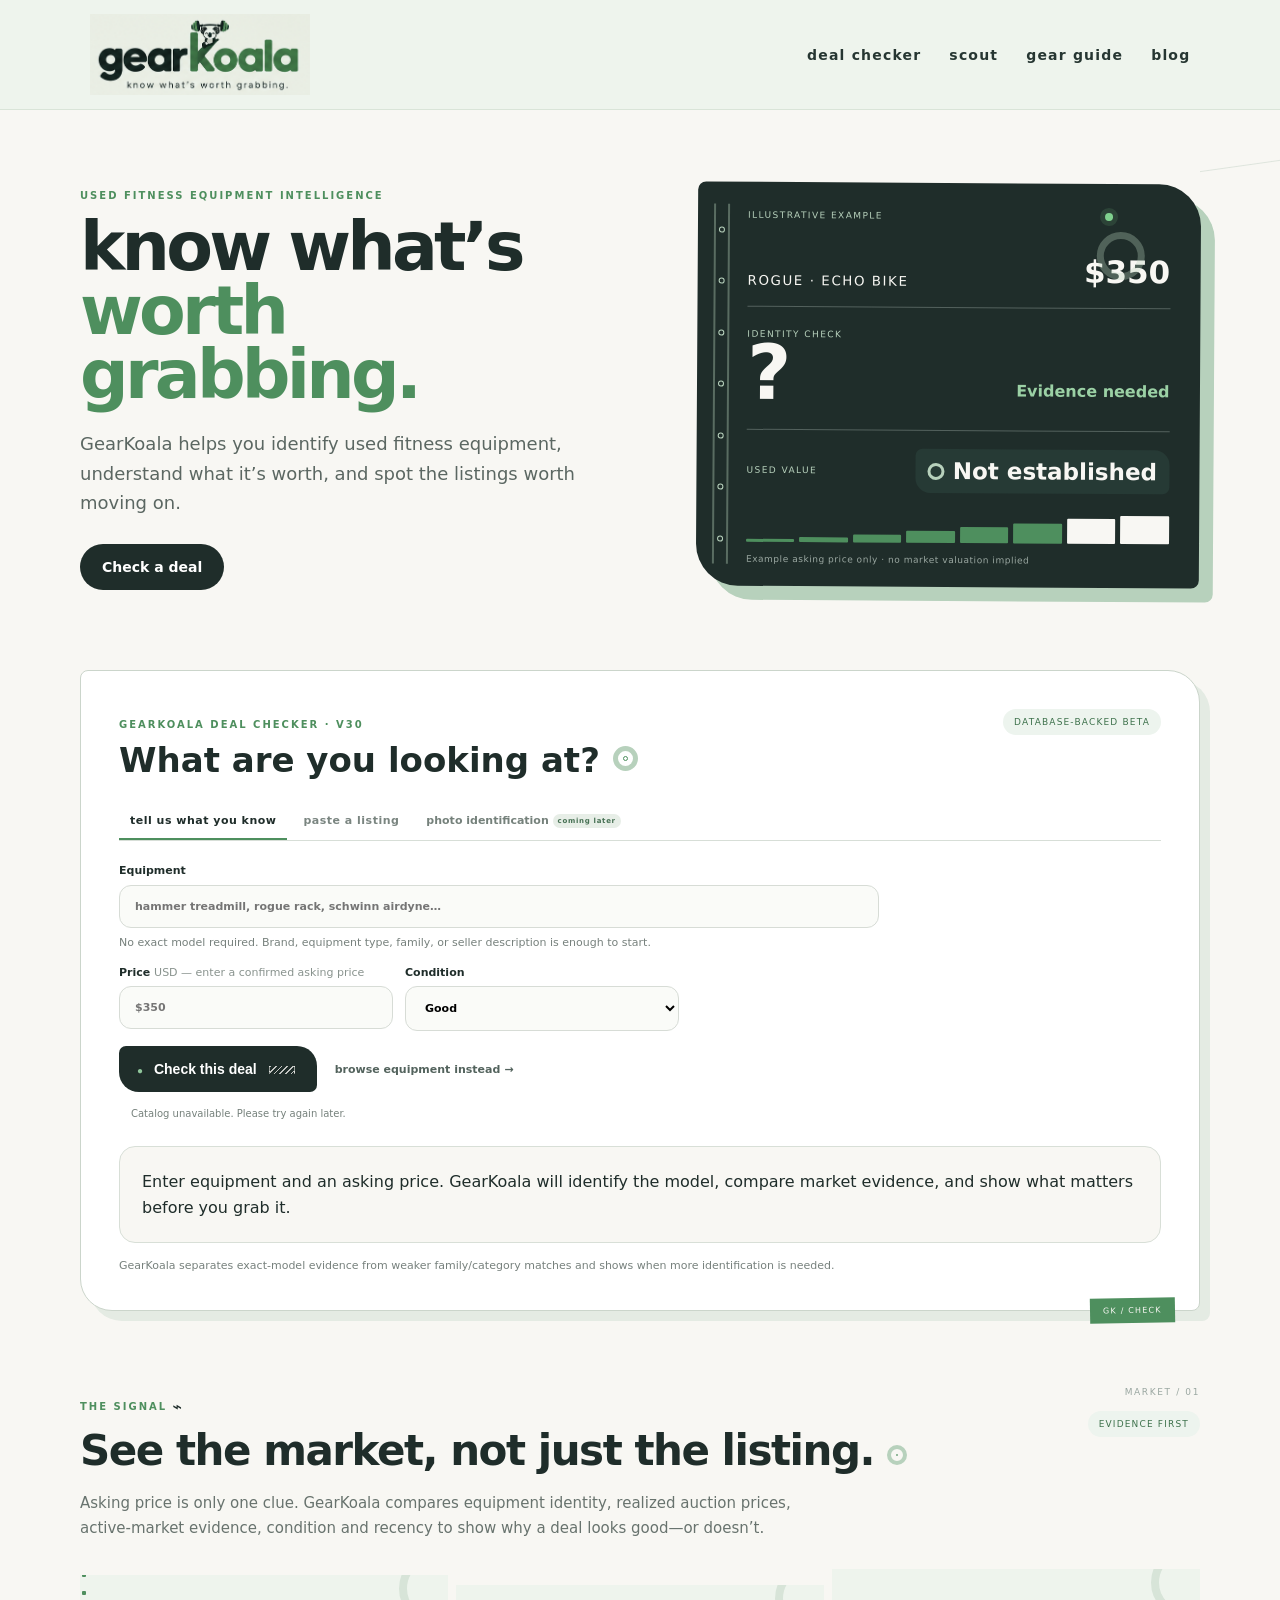
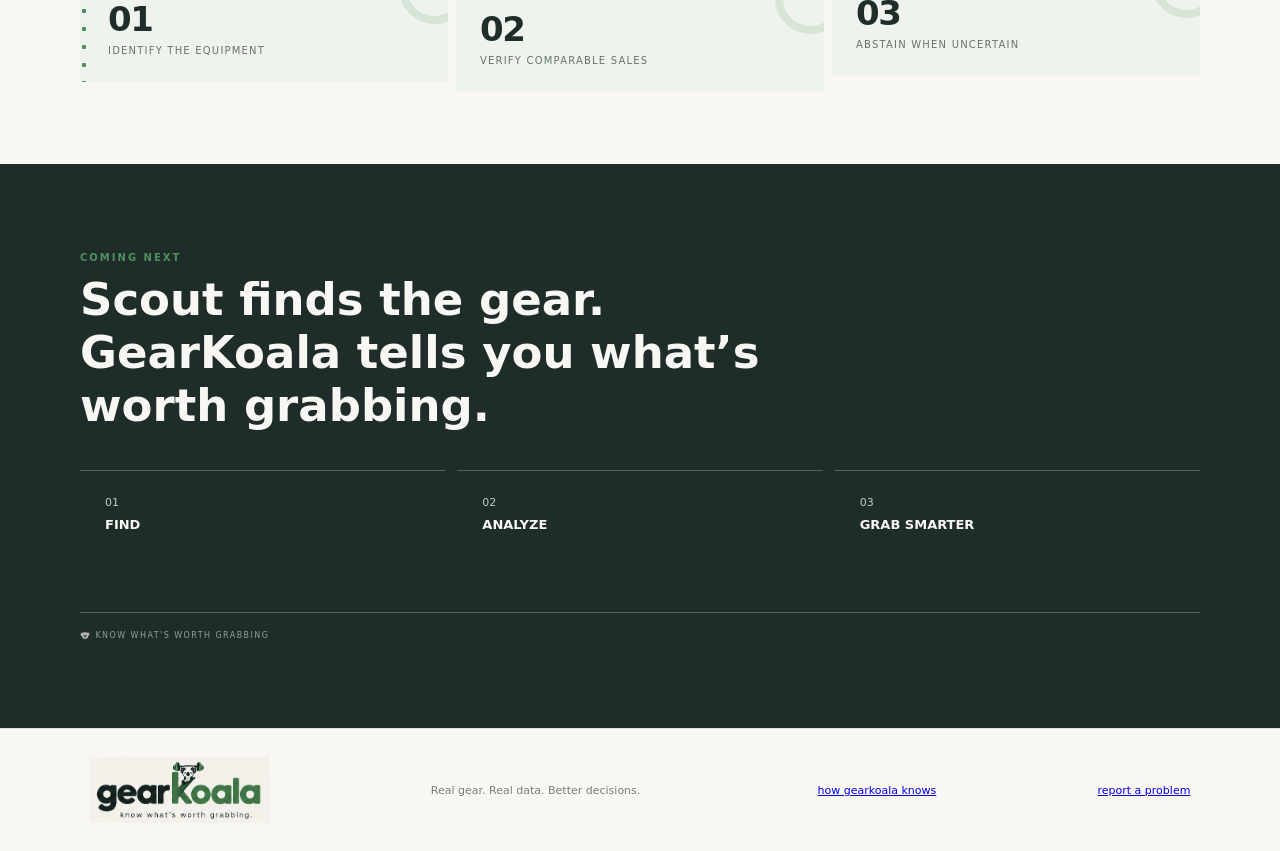
<file: index.html>
<!doctype html><html lang="en"><head><meta charset="utf-8"><meta name="viewport" content="width=device-width,initial-scale=1">
<title>GearKoala — know what’s worth grabbing.</title><link rel="icon" href="approved-favicon.png"><link rel="stylesheet" href="styles.css"><meta name="description" content="Identify used fitness equipment and check whether reliable sold evidence supports a valuation."><link rel="canonical" href="https://gearkoala.com/"><meta property="og:title" content="GearKoala — know what’s worth grabbing."><meta property="og:description" content="Identify used fitness equipment and check whether reliable sold evidence supports a valuation."><meta property="og:url" content="https://gearkoala.com/"><meta property="og:type" content="website"><meta property="og:image" content="https://gearkoala.com/approved-logo.png"><meta name="twitter:card" content="summary"></head>
<body><header><a class="brand" href="#"><img src="approved-logo.png" alt="gearkoala"></a><nav><a href="checker.html">deal checker</a><a href="scout.html">scout</a><a href="gear.html">gear guide</a><a href="blog.html">blog</a></nav></header>
<main>
<section class="hero"><div><p class="eyebrow">USED FITNESS EQUIPMENT INTELLIGENCE</p><h1>know what’s<br><span>worth grabbing.</span></h1><p class="lede">GearKoala helps you identify used fitness equipment, understand what it’s worth, and spot the listings worth moving on.</p><a class="cta" href="checker.html">Check a deal</a></div>
<div class="hero-product">
<div class="rack-rail" aria-hidden="true"><i></i><i></i><i></i><i></i><i></i><i></i><i></i></div>
<div class="signal"><span>ILLUSTRATIVE EXAMPLE</span><i></i></div>
<div class="productline"><small>ROGUE · ECHO BIKE</small><b>$350</b></div>
<div class="scoreline"><div><span>IDENTITY CHECK</span><strong>?</strong></div><em>Evidence needed</em></div>
<div class="range"><span>USED VALUE</span><b>Not established</b></div>
<div class="ticks"><i></i><i></i><i></i><i></i><i></i><i></i><i></i><i></i></div>
<p>Example asking price only · no market valuation implied</p>
</div></section>
<section id="checker" class="checker"><div class="sectionhead"><div><p class="eyebrow">GEARKOALA DEAL CHECKER · V30</p><h2>What are you looking at?<span class="plate-mark" aria-hidden="true"></span></h2></div><span class="beta">DATABASE-BACKED BETA</span></div>
<form id="dealForm" aria-label="Gear Check" novalidate><div class="home-entry-tabs"><button type="button" class="home-entry active" data-home-mode="search">tell us what you know</button><button type="button" class="home-entry" data-home-mode="link">paste a listing</button><a class="home-photo-beta" href="checker.html#photo">photo identification <span>coming later</span></a></div>
<div id="homeSearch" class="home-mode active"><label>Equipment<div class="autocomplete-wrap"><input id="title" autocomplete="off" placeholder="hammer treadmill, rogue rack, schwinn airdyne…"><div id="homeSuggestions" class="suggestions"></div></div></label><p class="helper">No exact model required. Brand, equipment type, family, or seller description is enough to start.</p></div>
<div id="homeLink" class="home-mode"><label>Listing URL<input id="homeListingUrl" placeholder="Paste a listing URL…"></label><p class="helper">We’ll carry the listing into Deal Checker. Full URL extraction is being enabled source by source.</p></div>
<div class="home-deal-details"><label>Price <span>USD — enter a confirmed asking price</span><input id="price" placeholder="$350"></label><label>Condition<select id="condition"><option value="1">Excellent</option><option value=".93" selected>Good</option><option value=".82">Fair</option></select></label></div>
<div class="home-actions"><button id="go" type="submit"><span class="pawdot">●</span> Check this deal</button><a href="checker.html">browse equipment instead →</a></div></form><div id="compStatus" role="status" class="compstatus">Checking market-data layer…</div><div id="out" role="status" aria-live="polite" aria-atomic="true" class="result empty">Enter equipment and an asking price. GearKoala will identify the model, compare market evidence, and show what matters before you grab it.</div>
<p class="note">GearKoala separates exact-model evidence from weaker family/category matches and shows when more identification is needed.</p></section>
<section class="data"><div class="sectionhead"><div><p class="eyebrow">THE SIGNAL <b>⌁</b></p><h2>See the market, not just the listing.<span class="plate-mark small" aria-hidden="true"></span></h2></div><div class="section-meta"><span class="market-id">MARKET / 01</span><span class="beta">EVIDENCE FIRST</span></div></div><p class="dataintro">Asking price is only one clue. GearKoala compares equipment identity, realized auction prices, active-market evidence, condition and recency to show why a deal looks good—or doesn’t.</p><div class="metricrow"><div><strong>01</strong><span>identify the equipment</span></div><div><strong>02</strong><span>verify comparable sales</span></div><div><strong>03</strong><span>abstain when uncertain</span></div></div></section><section id="scout" class="scout"><p class="eyebrow">COMING NEXT</p><h2>Scout finds the gear. GearKoala tells you what’s worth grabbing.</h2><div class="steps"><span>01 <b>FIND</b></span><span>02 <b>ANALYZE</b></span><span>03 <b>GRAB SMARTER</b></span></div></section></main>
<footer><img src="approved-logo.png" alt=""><span>Real gear. Real data. Better decisions.</span><a class="footer-data-link" href="data.html">how gearkoala knows</a><a href="https://github.com/sbrox/GEAR-KOALA/issues/new" target="_blank" rel="noopener noreferrer">report a problem</a></footer><script src="app.js"></script><script src="home-smart.js"></script></body></html>
</file>
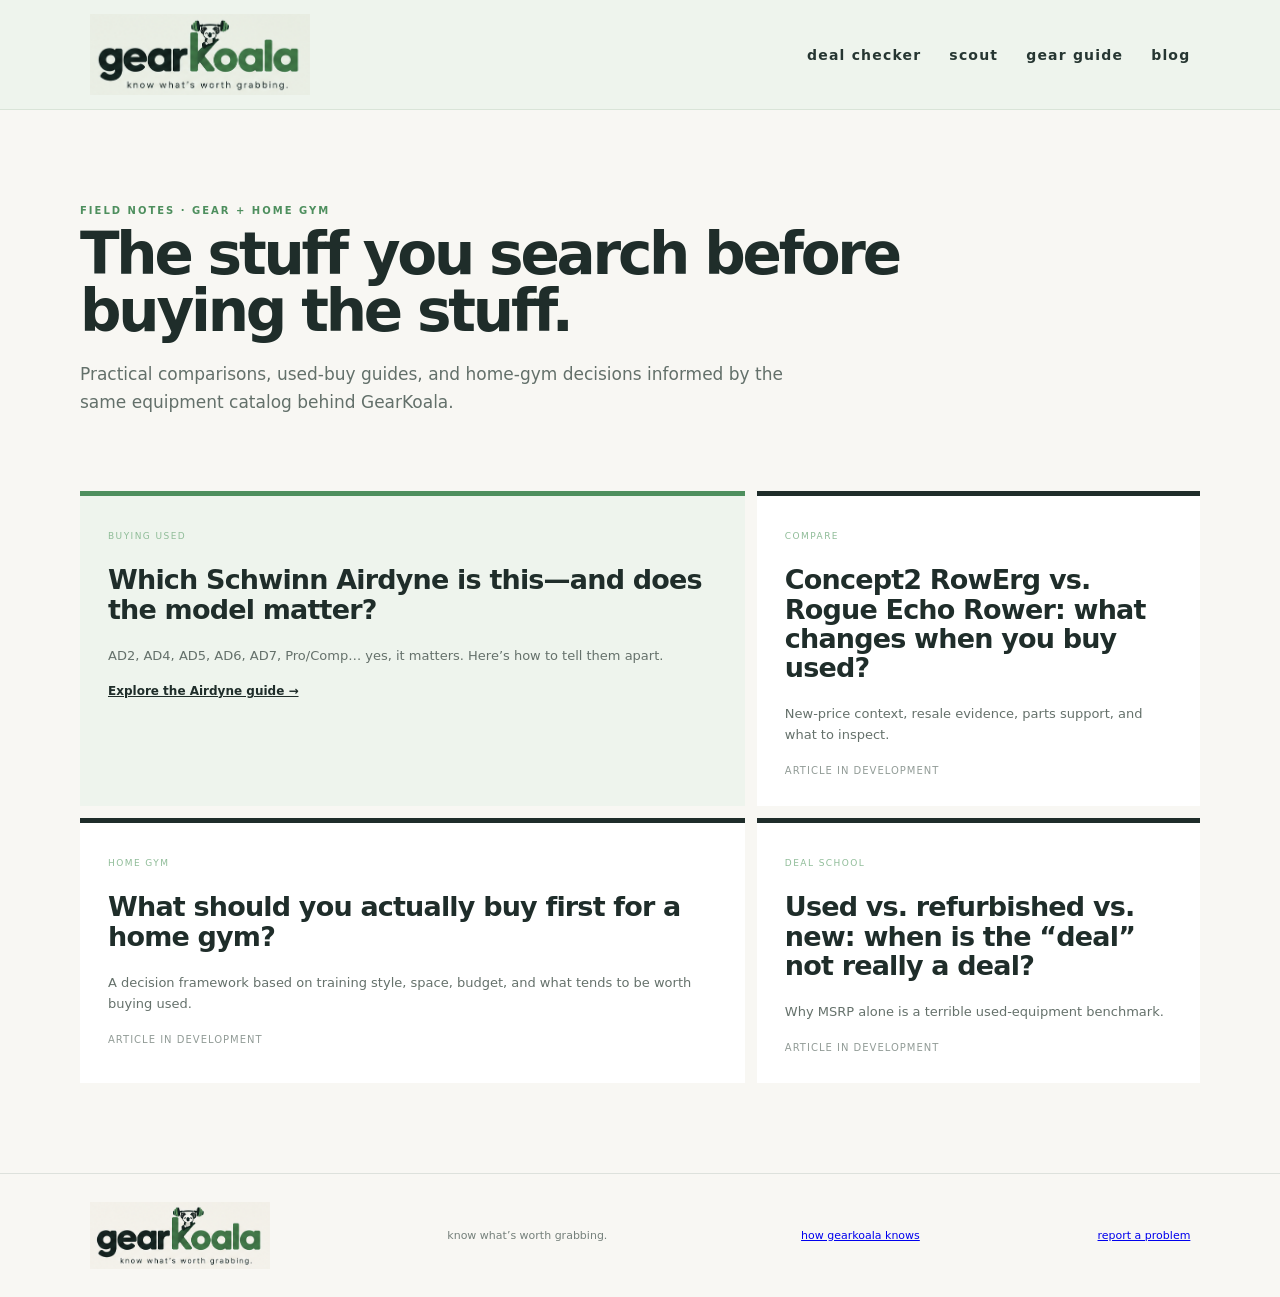
<file: blog.html>
<!doctype html><html lang="en"><head><meta charset="utf-8"><meta name="viewport" content="width=device-width,initial-scale=1"><link rel="icon" href="approved-favicon.png"><link rel="stylesheet" href="styles.css"><title>Field Notes — GearKoala</title><meta name="description" content="GearKoala field notes and upcoming used-equipment guides."><link rel="canonical" href="https://gearkoala.com/blog.html"><meta property="og:title" content="Field Notes — GearKoala"><meta property="og:description" content="GearKoala field notes and upcoming used-equipment guides."><meta property="og:url" content="https://gearkoala.com/blog.html"><meta property="og:type" content="website"><meta property="og:image" content="https://gearkoala.com/approved-logo.png"><meta name="twitter:card" content="summary"></head><body><header><a class="brand" href="index.html"><img src="approved-logo.png" alt="gearkoala"></a><nav><a href="checker.html">deal checker</a><a href="scout.html">scout</a><a href="gear.html">gear guide</a><a href="blog.html">blog</a></nav></header><main class="page">
<section class="pagehero"><p class="eyebrow">FIELD NOTES · GEAR + HOME GYM</p><h1>The stuff you search before buying the stuff.</h1><p>Practical comparisons, used-buy guides, and home-gym decisions informed by the same equipment catalog behind GearKoala.</p></section>
<section class="bloggrid">
<article><span>BUYING USED</span><h2>Which Schwinn Airdyne is this—and does the model matter?</h2><p>AD2, AD4, AD5, AD6, AD7, Pro/Comp… yes, it matters. Here’s how to tell them apart.</p><a href="gear.html">Explore the Airdyne guide →</a></article>
<article><span>COMPARE</span><h2>Concept2 RowErg vs. Rogue Echo Rower: what changes when you buy used?</h2><p>New-price context, resale evidence, parts support, and what to inspect.</p><i>Article in development</i></article>
<article><span>HOME GYM</span><h2>What should you actually buy first for a home gym?</h2><p>A decision framework based on training style, space, budget, and what tends to be worth buying used.</p><i>Article in development</i></article>
<article><span>DEAL SCHOOL</span><h2>Used vs. refurbished vs. new: when is the “deal” not really a deal?</h2><p>Why MSRP alone is a terrible used-equipment benchmark.</p><i>Article in development</i></article>
</section></main><footer><img src="approved-logo.png" alt="gearkoala"><span>know what’s worth grabbing.</span><a class="footer-data-link" href="data.html">how gearkoala knows</a><a href="https://github.com/sbrox/GEAR-KOALA/issues/new" target="_blank" rel="noopener noreferrer">report a problem</a></footer></body></html>
</file>
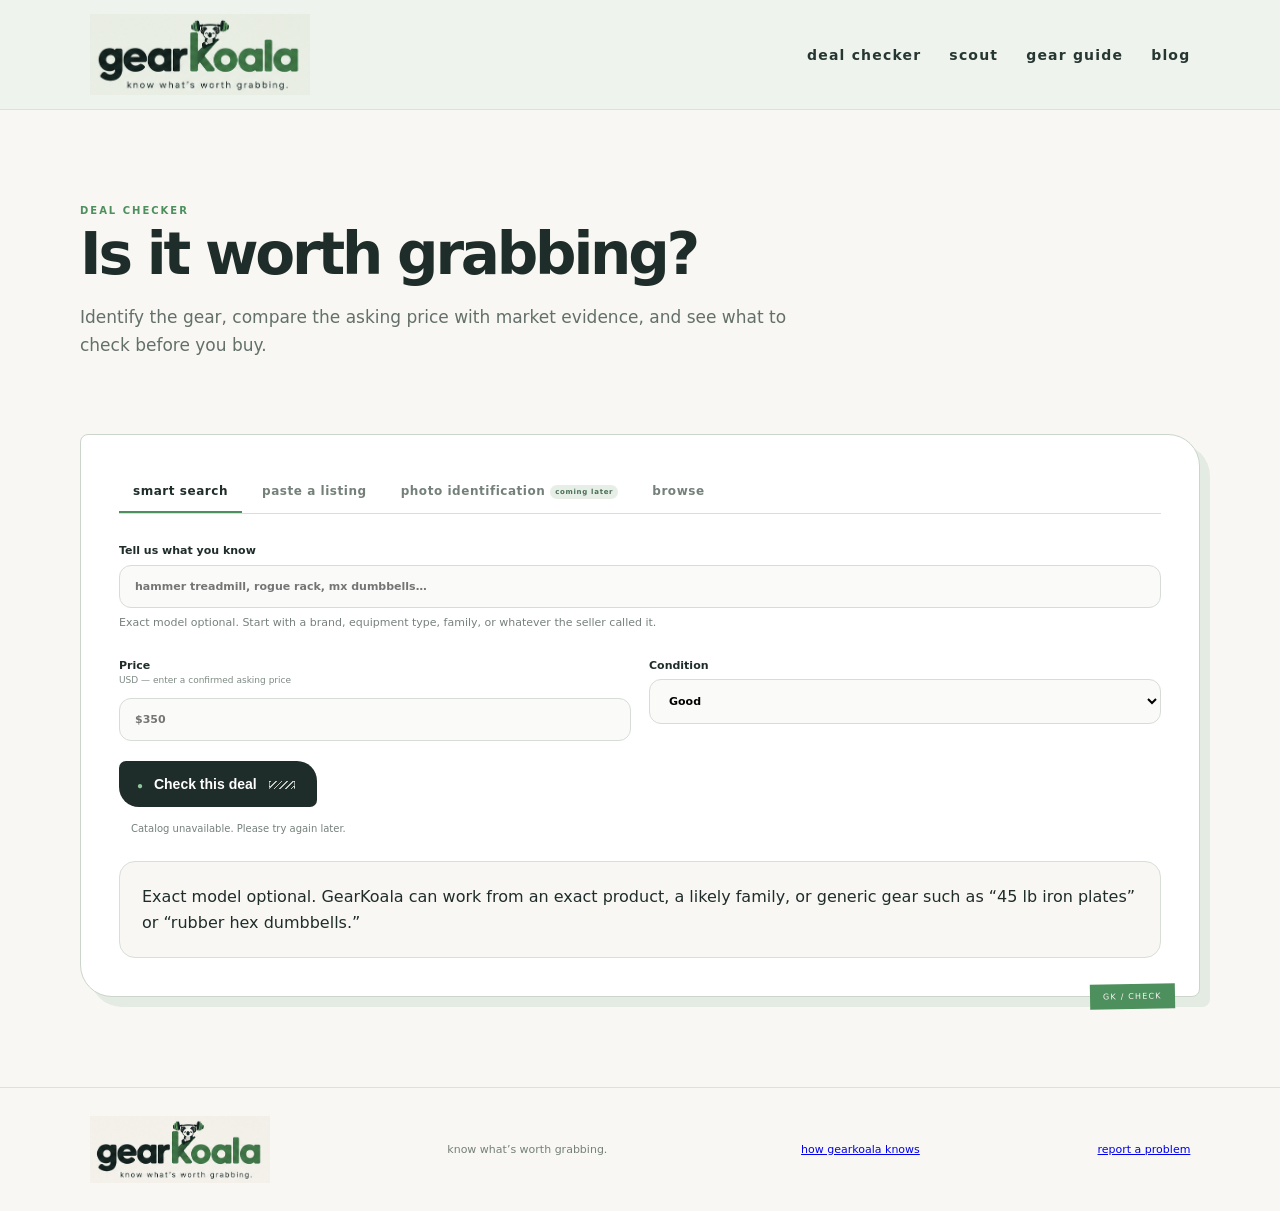
<file: checker.html>
<!doctype html><html lang="en"><head><meta charset="utf-8"><meta name="viewport" content="width=device-width,initial-scale=1"><link rel="icon" href="approved-favicon.png"><link rel="stylesheet" href="styles.css"><title>Deal Checker — GearKoala</title><meta name="description" content="Check used equipment identity and traceable sold evidence. GearKoala abstains when a reliable valuation is not possible."><link rel="canonical" href="https://gearkoala.com/checker.html"><meta property="og:title" content="Deal Checker — GearKoala"><meta property="og:description" content="Check used equipment identity and traceable sold evidence. GearKoala abstains when a reliable valuation is not possible."><meta property="og:url" content="https://gearkoala.com/checker.html"><meta property="og:type" content="website"><meta property="og:image" content="https://gearkoala.com/approved-logo.png"><meta name="twitter:card" content="summary"></head><body><header><a class="brand" href="index.html"><img src="approved-logo.png" alt="gearkoala"></a><nav><a href="checker.html">deal checker</a><a href="scout.html">scout</a><a href="gear.html">gear guide</a><a href="blog.html">blog</a></nav></header><main class="page">
<section class="pagehero"><p class="eyebrow">DEAL CHECKER</p><h1>Is it worth grabbing?</h1><p>Identify the gear, compare the asking price with market evidence, and see what to check before you buy.</p></section>
<section class="checker standalone deal-entry">
<form id="dealForm" aria-label="Gear Check" novalidate><div class="entry-tabs"><button type="button" class="entrytab active" data-mode="search">smart search</button><button type="button" class="entrytab" data-mode="link">paste a listing</button><button type="button" class="entrytab" data-mode="photo">photo identification <span class="beta-mini">coming later</span></button><button type="button" class="entrytab" data-mode="browse">browse</button></div>
<div id="searchMode" class="entrymode active"><label>Tell us what you know<div class="autocomplete-wrap"><input id="title" autocomplete="off" placeholder="hammer treadmill, rogue rack, mx dumbbells…"><div id="suggestions" class="suggestions"></div></div></label><p class="helper">Exact model optional. Start with a brand, equipment type, family, or whatever the seller called it.</p></div>
<div id="linkMode" class="entrymode"><label>Listing URL<input id="listingUrl" placeholder="Paste an eBay, HiBid, GovDeals, GovPlanet or other listing URL…"></label><p class="helper">We only accept verifiable product metadata. After reading, review the title and enter the current USD item price in Smart Search. Blocked or ambiguous listings require manual entry.</p></div>
<div id="photoMode" class="entrymode"><div class="photo-beta"><div class="photo-icon">⌁</div><div><b>photo identification is coming next</b><p>GearKoala will use equipment type, visible weights, markings and condition clues — exact brand won’t be required.</p></div></div></div>
<div id="browseMode" class="entrymode"><div class="browsecheck"><label>Equipment<select id="browseCategory"><option value="">Choose equipment</option></select></label><label>Brand<select id="browseBrand"><option value="">Any brand</option></select></label><label>Model <span>confirm selection</span><select id="browseModel"><option value="">Not sure / any model</option></select></label></div></div>
<div id="lotFields" class="lot-fields"><label>Quantity<input id="lotQty" type="number" min="1" placeholder="e.g. 10"></label><label>Weight each <span>lb</span><input id="unitWeight" type="number" min="0" step=".5" placeholder="e.g. 45"></label><label>Total lot weight <span>lb</span><input id="totalWeight" type="number" min="0" step=".5" placeholder="optional"></label></div>
<div class="deal-details deal-details-two"><label id="priceLabel">Price <span id="priceHint">USD — enter a confirmed asking price</span><input id="price" placeholder="$350"></label><label>Condition<select id="condition"><option value="1">Excellent</option><option value=".93" selected>Good</option><option value=".82">Fair</option></select></label></div>
<button id="go" type="submit"><span class="pawdot">●</span> Check this deal</button></form><div id="compStatus" role="status" class="compstatus">Connecting to GearKoala catalog + market data…</div><div id="out" role="status" aria-live="polite" aria-atomic="true" class="result empty">Exact model optional. GearKoala can work from an exact product, a likely family, or generic gear such as “45 lb iron plates” or “rubber hex dumbbells.”</div></section>
</main><script src="app.js"></script><script src="checker-ui.js"></script><footer><img src="approved-logo.png" alt="gearkoala"><span>know what’s worth grabbing.</span><a class="footer-data-link" href="data.html">how gearkoala knows</a><a href="https://github.com/sbrox/GEAR-KOALA/issues/new" target="_blank" rel="noopener noreferrer">report a problem</a></footer></body></html>
</file>
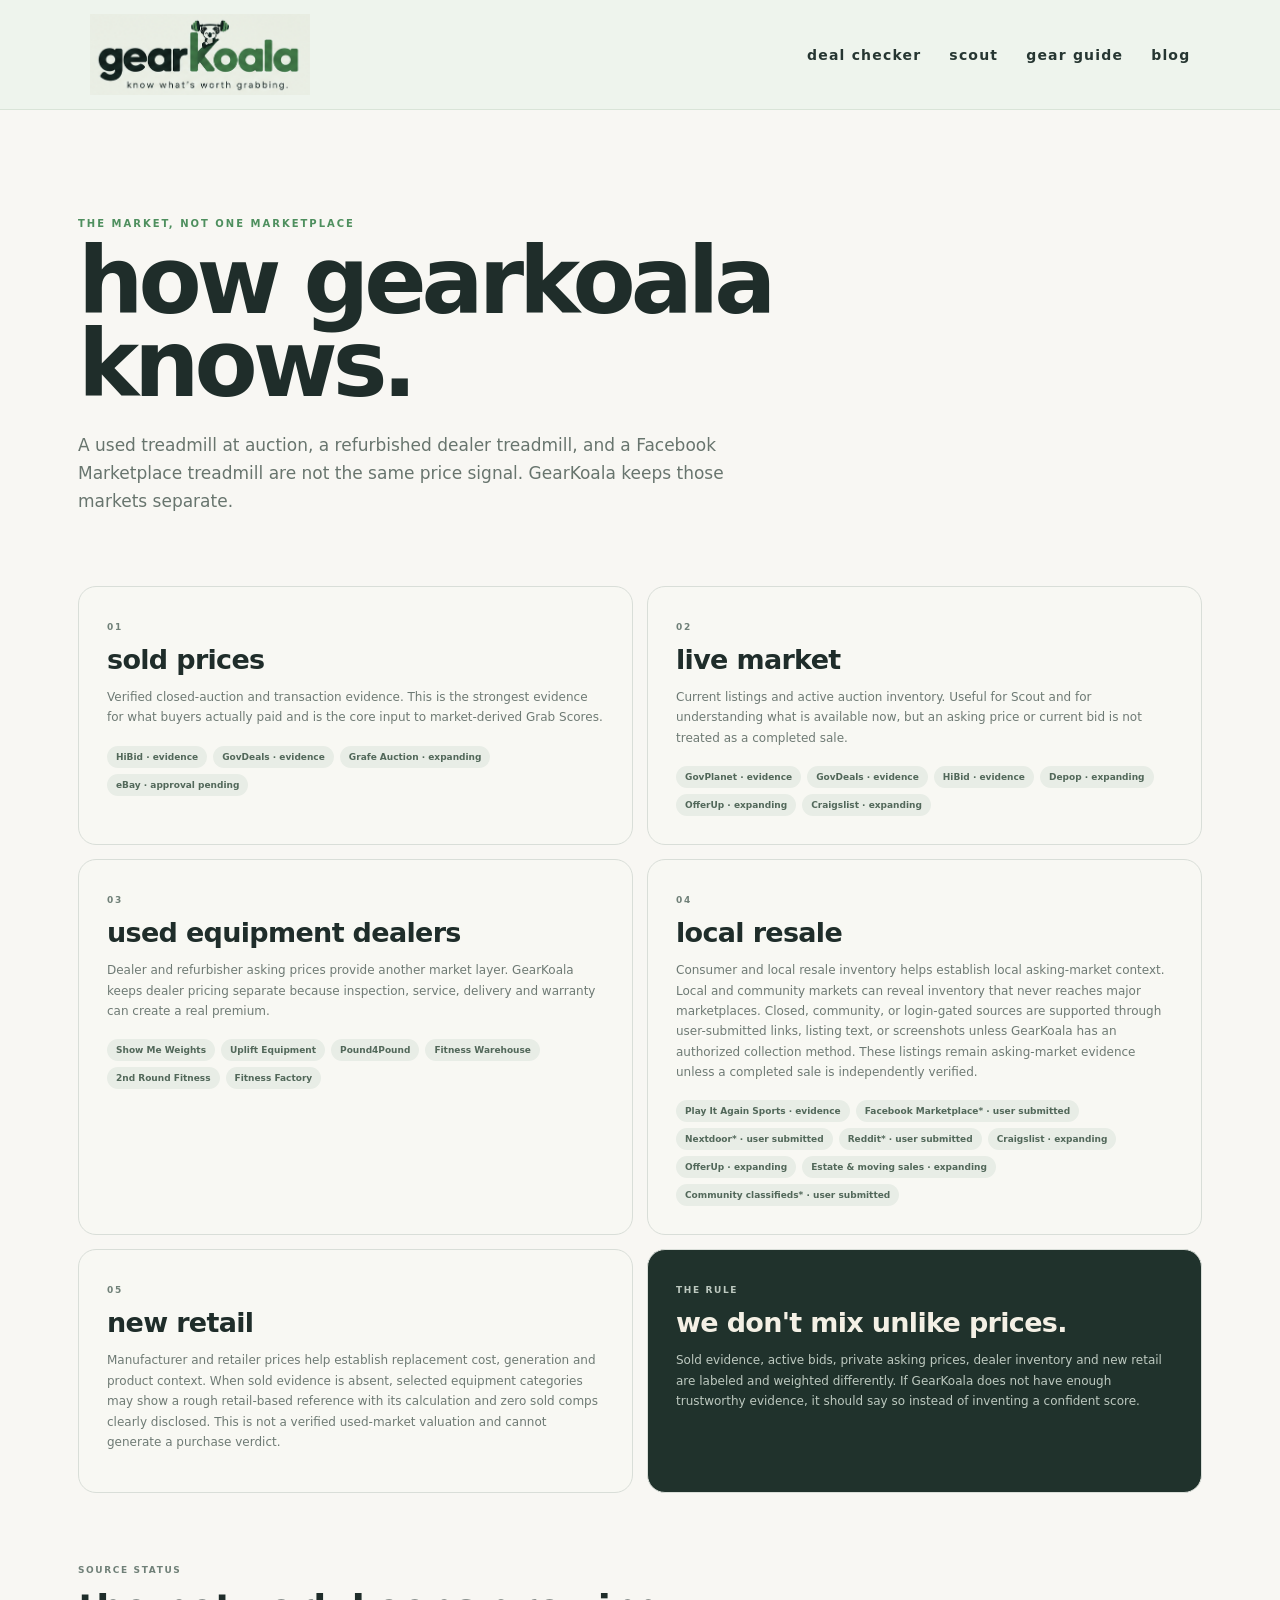
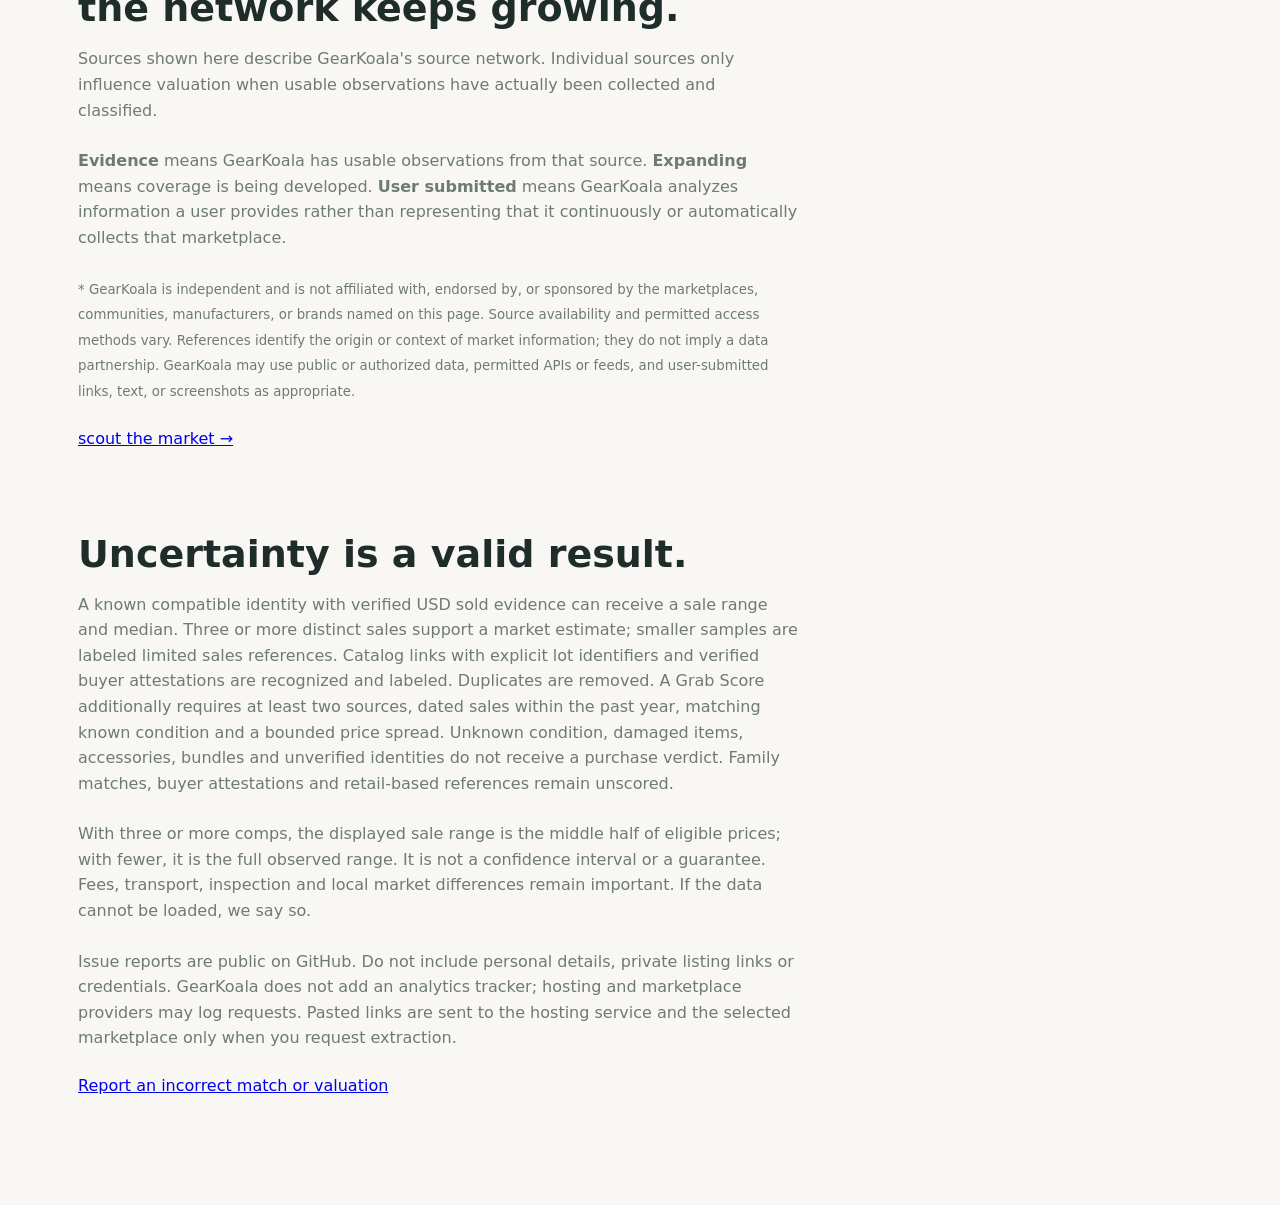
<file: data.html>
<!doctype html><html lang="en"><head><meta charset="utf-8"><meta name="viewport" content="width=device-width,initial-scale=1"><link rel="icon" href="approved-favicon.png"><link rel="stylesheet" href="styles.css"><title>Methodology and data — GearKoala</title><meta name="description" content="How GearKoala identifies equipment, checks sold evidence and handles uncertainty."><link rel="canonical" href="https://gearkoala.com/data.html"><meta property="og:title" content="Methodology and data — GearKoala"><meta property="og:description" content="How GearKoala identifies equipment, checks sold evidence and handles uncertainty."><meta property="og:url" content="https://gearkoala.com/data.html"><meta property="og:type" content="website"><meta property="og:image" content="https://gearkoala.com/approved-logo.png"><meta name="twitter:card" content="summary"></head><body><header><a class="brand" href="index.html"><img src="approved-logo.png" alt="gearkoala"></a><nav><a href="checker.html">deal checker</a><a href="scout.html">scout</a><a href="gear.html">gear guide</a><a href="blog.html">blog</a></nav></header><main class="data-page">
<section class="data-hero"><span class="eyebrow">THE MARKET, NOT ONE MARKETPLACE</span><h1>how gearkoala knows.</h1><p>A used treadmill at auction, a refurbished dealer treadmill, and a Facebook Marketplace treadmill are not the same price signal. GearKoala keeps those markets separate.</p></section>
<section class="data-grid">
<article><span>01</span><h2>sold prices</h2><p>Verified closed-auction and transaction evidence. This is the strongest evidence for what buyers actually paid and is the core input to market-derived Grab Scores.</p><div class="source-tags"><b>HiBid · evidence</b><b>GovDeals · evidence</b><b>Grafe Auction · expanding</b><b>eBay · approval pending</b></div></article>
<article><span>02</span><h2>live market</h2><p>Current listings and active auction inventory. Useful for Scout and for understanding what is available now, but an asking price or current bid is not treated as a completed sale.</p><div class="source-tags"><b>GovPlanet · evidence</b><b>GovDeals · evidence</b><b>HiBid · evidence</b><b>Depop · expanding</b><b>OfferUp · expanding</b><b>Craigslist · expanding</b></div></article>
<article><span>03</span><h2>used equipment dealers</h2><p>Dealer and refurbisher asking prices provide another market layer. GearKoala keeps dealer pricing separate because inspection, service, delivery and warranty can create a real premium.</p><div class="source-tags"><b>Show Me Weights</b><b>Uplift Equipment</b><b>Pound4Pound</b><b>Fitness Warehouse</b><b>2nd Round Fitness</b><b>Fitness Factory</b></div></article>
<article><span>04</span><h2>local resale</h2><p>Consumer and local resale inventory helps establish local asking-market context. Local and community markets can reveal inventory that never reaches major marketplaces. Closed, community, or login-gated sources are supported through user-submitted links, listing text, or screenshots unless GearKoala has an authorized collection method. These listings remain asking-market evidence unless a completed sale is independently verified.</p><div class="source-tags"><b>Play It Again Sports · evidence</b><b>Facebook Marketplace* · user submitted</b><b>Nextdoor* · user submitted</b><b>Reddit* · user submitted</b><b>Craigslist · expanding</b><b>OfferUp · expanding</b><b>Estate & moving sales · expanding</b><b>Community classifieds* · user submitted</b></div></article>
<article><span>05</span><h2>new retail</h2><p>Manufacturer and retailer prices help establish replacement cost, generation and product context. When sold evidence is absent, selected equipment categories may show a rough retail-based reference with its calculation and zero sold comps clearly disclosed. This is not a verified used-market valuation and cannot generate a purchase verdict.</p></article>
<article class="method-card"><span>THE RULE</span><h2>we don't mix unlike prices.</h2><p>Sold evidence, active bids, private asking prices, dealer inventory and new retail are labeled and weighted differently. If GearKoala does not have enough trustworthy evidence, it should say so instead of inventing a confident score.</p></article>
</section>
<section class="data-status"><span class="eyebrow">SOURCE STATUS</span><h2>the network keeps growing.</h2>
<p>Sources shown here describe GearKoala's source network. Individual sources only influence valuation when usable observations have actually been collected and classified.</p>
<p><b>Evidence</b> means GearKoala has usable observations from that source. <b>Expanding</b> means coverage is being developed. <b>User submitted</b> means GearKoala analyzes information a user provides rather than representing that it continuously or automatically collects that marketplace.</p>
<p><small>* GearKoala is independent and is not affiliated with, endorsed by, or sponsored by the marketplaces, communities, manufacturers, or brands named on this page. Source availability and permitted access methods vary. References identify the origin or context of market information; they do not imply a data partnership. GearKoala may use public or authorized data, permitted APIs or feeds, and user-submitted links, text, or screenshots as appropriate.</small></p>
<a href="scout.html" class="primary">scout the market →</a></section>
<section class="data-status"><h2>Uncertainty is a valid result.</h2><p>A known compatible identity with verified USD sold evidence can receive a sale range and median. Three or more distinct sales support a market estimate; smaller samples are labeled limited sales references. Catalog links with explicit lot identifiers and verified buyer attestations are recognized and labeled. Duplicates are removed. A Grab Score additionally requires at least two sources, dated sales within the past year, matching known condition and a bounded price spread. Unknown condition, damaged items, accessories, bundles and unverified identities do not receive a purchase verdict. Family matches, buyer attestations and retail-based references remain unscored.</p><p>With three or more comps, the displayed sale range is the middle half of eligible prices; with fewer, it is the full observed range. It is not a confidence interval or a guarantee. Fees, transport, inspection and local market differences remain important. If the data cannot be loaded, we say so.</p><p>Issue reports are public on GitHub. Do not include personal details, private listing links or credentials. GearKoala does not add an analytics tracker; hosting and marketplace providers may log requests. Pasted links are sent to the hosting service and the selected marketplace only when you request extraction.</p><a href="https://github.com/sbrox/GEAR-KOALA/issues/new" target="_blank" rel="noopener noreferrer">Report an incorrect match or valuation</a></section></main></body></html>
</file>
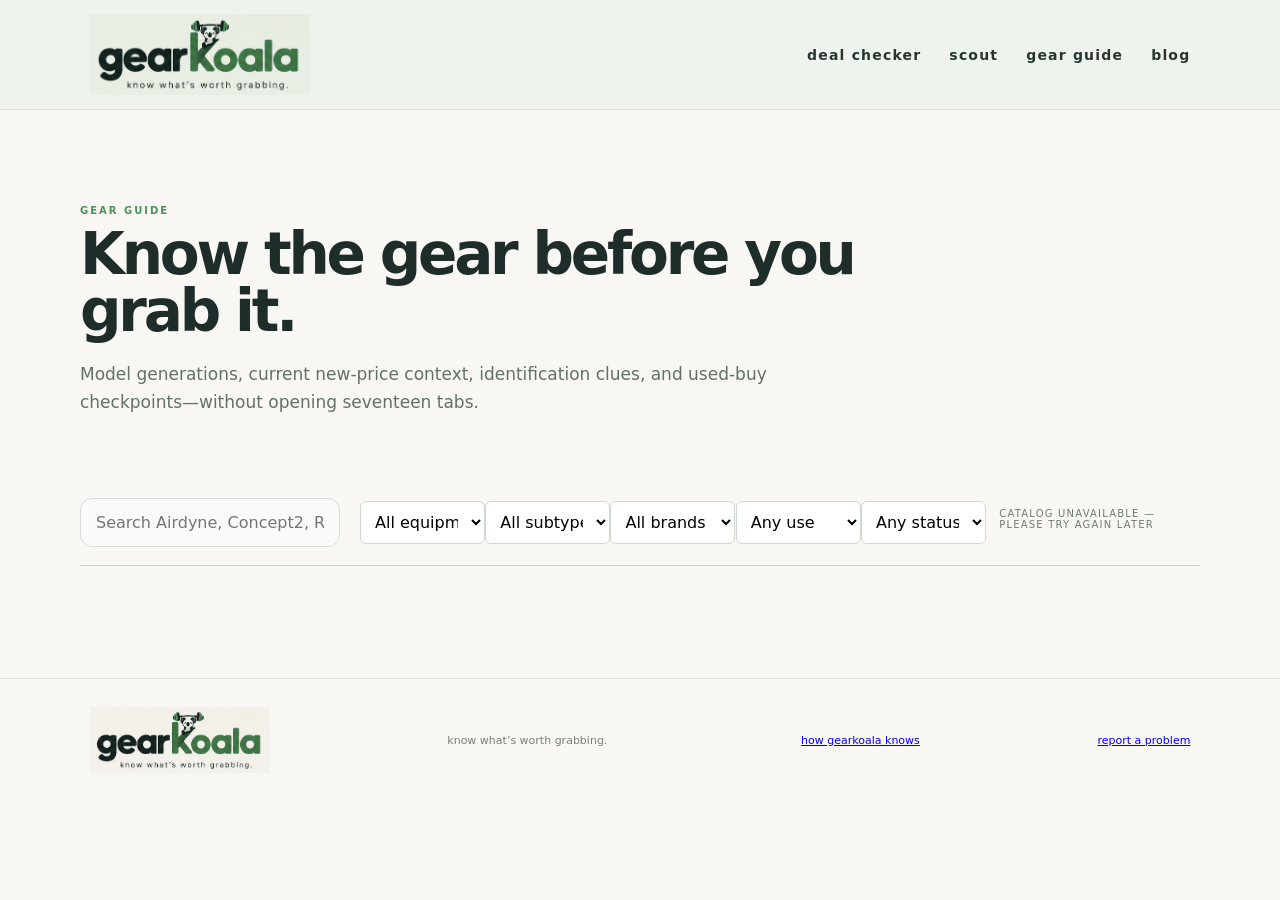
<file: gear.html>
<!doctype html><html lang="en"><head><meta charset="utf-8"><meta name="viewport" content="width=device-width,initial-scale=1"><link rel="icon" href="approved-favicon.png"><link rel="stylesheet" href="styles.css"><title>Gear Guide — GearKoala</title><meta name="description" content="Browse fitness equipment models and identification context."><link rel="canonical" href="https://gearkoala.com/gear.html"><meta property="og:title" content="Gear Guide — GearKoala"><meta property="og:description" content="Browse fitness equipment models and identification context."><meta property="og:url" content="https://gearkoala.com/gear.html"><meta property="og:type" content="website"><meta property="og:image" content="https://gearkoala.com/approved-logo.png"><meta name="twitter:card" content="summary"></head><body><header><a class="brand" href="index.html"><img src="approved-logo.png" alt="gearkoala"></a><nav><a href="checker.html">deal checker</a><a href="scout.html">scout</a><a href="gear.html">gear guide</a><a href="blog.html">blog</a></nav></header><main class="page">
<section class="pagehero"><p class="eyebrow">GEAR GUIDE</p><h1>Know the gear before you grab it.</h1><p>Model generations, current new-price context, identification clues, and used-buy checkpoints—without opening seventeen tabs.</p></section>
<section><div class="guidecontrols"><input id="gearSearch" aria-label="Search equipment" placeholder="Search Airdyne, Concept2, Rogue…"><div class="filters"><select id="categoryFilter" aria-label="Equipment category"><option value="">All equipment</option></select><select id="subtypeFilter" aria-label="Equipment subtype"><option value="">All subtypes</option></select><select id="brandFilter" aria-label="Brand"><option value="">All brands</option></select><select id="useFilter" aria-label="Intended use"><option value="">Any use</option><option value="home">Home</option><option value="commercial">Commercial</option></select><select id="statusFilter" aria-label="Product status"><option value="">Any status</option><option value="current">Current</option><option value="discontinued">Discontinued</option></select></div><span id="gearCount">Loading catalog…</span></div><div id="gearGrid" class="geargrid"></div></section>
</main><script src="gear.js"></script><footer><img src="approved-logo.png" alt="gearkoala"><span>know what’s worth grabbing.</span><a class="footer-data-link" href="data.html">how gearkoala knows</a><a href="https://github.com/sbrox/GEAR-KOALA/issues/new" target="_blank" rel="noopener noreferrer">report a problem</a></footer></body></html>
</file>
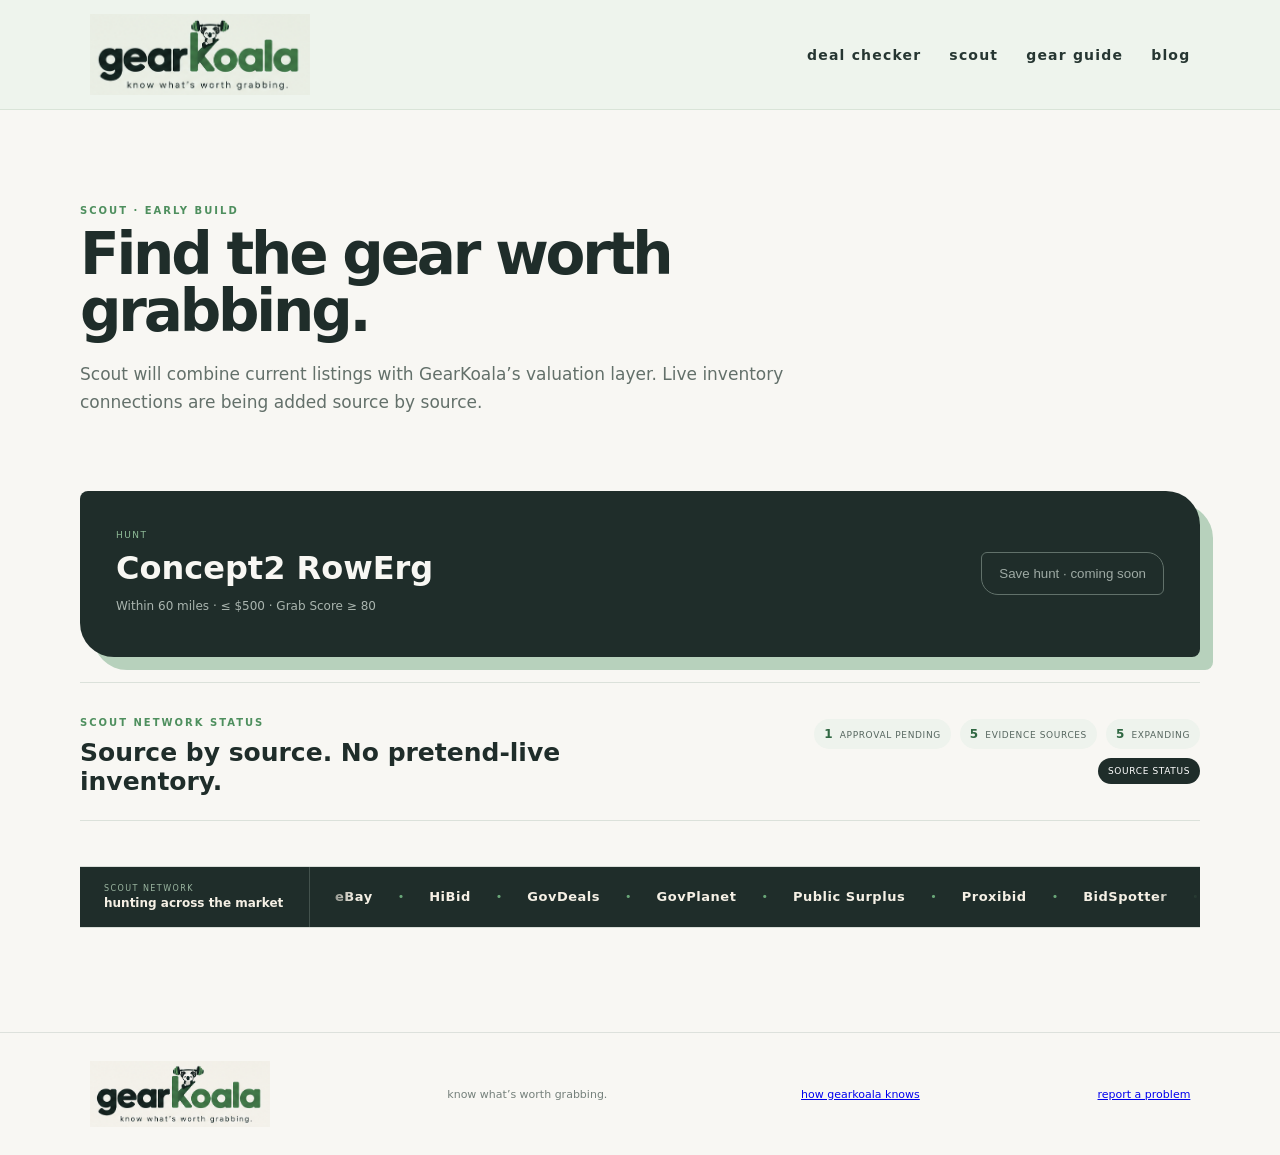
<file: scout.html>
<!doctype html><html lang="en"><head><meta charset="utf-8"><meta name="viewport" content="width=device-width,initial-scale=1"><link rel="icon" href="approved-favicon.png"><link rel="stylesheet" href="styles.css"><title>Scout — GearKoala</title><meta name="description" content="Scout is in development. Explore GearKoala’s source coverage."><link rel="canonical" href="https://gearkoala.com/scout.html"><meta property="og:title" content="Scout — GearKoala"><meta property="og:description" content="Scout is in development. Explore GearKoala’s source coverage."><meta property="og:url" content="https://gearkoala.com/scout.html"><meta property="og:type" content="website"><meta property="og:image" content="https://gearkoala.com/approved-logo.png"><meta name="twitter:card" content="summary"></head><body><header><a class="brand" href="index.html"><img src="approved-logo.png" alt="gearkoala"></a><nav><a href="checker.html">deal checker</a><a href="scout.html">scout</a><a href="gear.html">gear guide</a><a href="blog.html">blog</a></nav></header><main class="page">
<section class="pagehero scoutintro"><p class="eyebrow">SCOUT · EARLY BUILD</p><h1>Find the gear worth grabbing.</h1><p>Scout will combine current listings with GearKoala’s valuation layer. Live inventory connections are being added source by source.</p></section>
<section class="scoutpanel"><div><span>HUNT</span><h2>Concept2 RowErg</h2><p>Within 60 miles · ≤ $500 · Grab Score ≥ 80</p></div><button disabled>Save hunt · coming soon</button></section>
<section class="source-status-compact"><div><p class="eyebrow">SCOUT NETWORK STATUS</p><h2>Source by source. No pretend-live inventory.</h2></div><div class="status-summary"><span><b>1</b> approval pending</span><span><b>5</b> evidence sources</span><span><b>5</b> expanding</span><details><summary>source status</summary><div class="status-popover"><p><b>eBay</b> · approval pending</p><p><b>Evidence:</b> GovDeals, GovPlanet, HiBid, Proxibid, BidSpotter</p><p><b>Expanding:</b> Public Surplus, OfferUp, Craigslist, AuctionZip</p><p><b>User submitted:</b> Facebook Marketplace*, Nextdoor*, Reddit*, community classifieds*</p><small>Market evidence does not mean continuously refreshed live inventory. *Community/login-gated sources are user-submitted unless an authorized collection method is available. GearKoala is independent and not affiliated with or endorsed by named sources.</small></div></details></div></section>
<section class="source-ticker" aria-label="Scout source network">
<div class="ticker-label"><span>SCOUT NETWORK</span><b>hunting across the market</b></div>
<div class="ticker-window"><div class="ticker-track">
<span>eBay</span><i>•</i><span>HiBid</span><i>•</i><span>GovDeals</span><i>•</i><span>GovPlanet</span><i>•</i><span>Public Surplus</span><i>•</i><span>Proxibid</span><i>•</i><span>BidSpotter</span><i>•</i><span>OfferUp</span><i>•</i><span>Facebook Marketplace*</span><i>•</i><span>Craigslist</span><i>•</i><span>AuctionZip</span><i>•</i>
<span>eBay</span><i>•</i><span>HiBid</span><i>•</i><span>GovDeals</span><i>•</i><span>GovPlanet</span><i>•</i><span>Public Surplus</span><i>•</i><span>Proxibid</span><i>•</i><span>BidSpotter</span><i>•</i><span>OfferUp</span><i>•</i><span>Facebook Marketplace*</span><i>•</i><span>Craigslist</span><i>•</i><span>AuctionZip</span><i>•</i>
</div></div></section></main><footer><img src="approved-logo.png" alt="gearkoala"><span>know what’s worth grabbing.</span><a class="footer-data-link" href="data.html">how gearkoala knows</a><a href="https://github.com/sbrox/GEAR-KOALA/issues/new" target="_blank" rel="noopener noreferrer">report a problem</a></footer></body></html>
</file>
<file: styles.css>
*{box-sizing:border-box}html{scroll-behavior:smooth}body{margin:0;background:#F8F7F3;color:#1F2D2A;font-family:Inter,ui-sans-serif,system-ui,-apple-system,BlinkMacSystemFont,"Segoe UI",sans-serif}header{height:82px;display:flex;align-items:center;justify-content:space-between;padding:0 7%;border-bottom:1px solid #dde1dc;background:rgba(248,247,243,.94);position:sticky;top:0;z-index:5}.brand img{width:190px;display:block}nav{display:flex;align-items:center;gap:24px;font-size:13px}nav a{color:#1F2D2A;text-decoration:none}#status{font-size:10px;letter-spacing:.08em;padding:7px 10px;background:#edf0eb;border-radius:99px}.live{color:#28583a!important;background:#dceadf!important}.bad{color:#85501f!important;background:#f4e5d0!important}main{max-width:1180px;margin:auto;padding:0 30px}.hero{min-height:650px;display:grid;grid-template-columns:1.3fr .7fr;align-items:center;gap:70px}.eyebrow{font-size:10px;letter-spacing:.2em;font-weight:800;color:#4E8F5E}.hero h1{font-size:72px;line-height:.95;letter-spacing:-.055em;margin:15px 0 25px}.hero h1 em{font-family:Georgia,serif;font-weight:400}.lede{max-width:650px;font-size:18px;line-height:1.65;color:#5b6762}.cta,#go{display:inline-block;background:#1F2D2A;color:white;text-decoration:none;border:0;border-radius:999px;padding:15px 22px;font-weight:750;font-size:14px;cursor:pointer}.mascot{min-height:380px;border-radius:34px;background:radial-gradient(circle at 35% 25%,#B7D1BC,#4E8F5E);display:flex;align-items:flex-end;justify-content:center;padding:35px;box-shadow:inset 0 0 0 1px rgba(31,45,42,.08)}.score{width:230px;background:#F8F7F3;border-radius:22px;padding:25px;text-align:center;box-shadow:0 18px 45px #1f2d2a33}.score span{font-size:9px;letter-spacing:.18em}.score strong{font-size:72px;display:block;line-height:1;margin:8px}.score b{color:#4E8F5E}.checker{background:white;border:1px solid #e0e3de;border-radius:28px;padding:38px;margin:0 0 70px;box-shadow:0 12px 40px #1f2d2a0b}.sectionhead{display:flex;justify-content:space-between;gap:20px;align-items:start}.sectionhead h2,.scout h2{font-size:34px;margin:8px 0 25px}.beta{font-size:9px;letter-spacing:.13em;padding:8px 11px;background:#edf4ee;color:#3d714b;border-radius:99px}.grid{display:grid;grid-template-columns:2fr 1fr 1fr;gap:15px;margin:12px 0 18px}label{font-size:11px;font-weight:750}input,select{width:100%;margin-top:7px;padding:14px 15px;border:1px solid #d7dcd6;border-radius:12px;background:#fafbf8;font:inherit}.result{margin-top:25px;padding:22px;border-radius:16px;background:#f3f6f1;line-height:1.6}.result strong{font-size:28px}.result .grab{color:#4E8F5E}.note{font-size:11px;color:#77817d;margin:16px 0 0}.scout{padding:70px 0 110px}.scout h2{max-width:780px;font-size:45px}.steps{display:flex;gap:12px}.steps span{flex:1;padding:25px;border-top:1px solid #bfc7c0;font-size:11px;color:#6c7872}.steps b{display:block;color:#1F2D2A;margin-top:8px;font-size:13px}footer{border-top:1px solid #dde1dc;padding:35px 7%;display:flex;justify-content:space-between;align-items:center;font-size:11px;color:#75807b}footer img{width:150px}@media(max-width:760px){header{padding:0 20px}.brand img{width:155px}nav a{display:none}main{padding:0 20px}.hero{grid-template-columns:1fr;gap:30px;padding:70px 0}.hero h1{font-size:52px}.mascot{min-height:270px}.grid{grid-template-columns:1fr}.sectionhead{display:block}.beta{display:inline-block;margin-bottom:10px}.steps{display:block}.scout h2{font-size:34px}}
.brand img{width:220px;height:auto;object-fit:contain;mix-blend-mode:multiply}
footer img{width:180px;height:auto;object-fit:contain;mix-blend-mode:multiply}
.hero{background:#F8F7F3}
.hero h1{color:#1F2D2A}
.hero h1 em{color:#1F2D2A}
.mascot{background:linear-gradient(145deg,#B7D1BC 0%,#4E8F5E 100%)}

.compstatus{display:inline-block;margin:16px 0 0 12px;font-size:10px;color:#75807b}.livecomp{color:#3d714b}.method{font-size:11px;color:#75807b;text-transform:uppercase;letter-spacing:.08em}
.scout{background:#1F2D2A;color:#F8F7F3;margin-left:calc(50% - 50vw);margin-right:calc(50% - 50vw);padding-left:max(30px,calc((100vw - 1120px)/2));padding-right:max(30px,calc((100vw - 1120px)/2))}
.scout h2,.scout .steps b{color:#F8F7F3}.scout .steps span{color:#B7D1BC;border-color:#52615b}

header{background:#EEF4ED!important;border-bottom:1px solid #D9E4D8!important}
.data{padding:75px 0 90px}.data h2{font-size:44px;margin:8px 0 30px}.sources{display:grid;grid-template-columns:repeat(2,1fr);gap:14px}.sources>div{border:1px solid #dce2dc;background:#fff;border-radius:18px;padding:24px}.sources b{font-size:17px}.sources span{float:right;font-size:9px;text-transform:uppercase;letter-spacing:.08em;padding:6px 8px;border-radius:99px}.sources p{font-size:13px;color:#68736e;line-height:1.5;margin:18px 0 0}.ready{background:#dceadf;color:#28583a}.limited{background:#f4e5d0;color:#85501f}.blocked{background:#eceeed;color:#65706b}@media(max-width:760px){.sources{grid-template-columns:1fr}}

/* V7 rhythm + typography cleanup */
header{height:74px}
main{max-width:1180px}
.hero{min-height:560px;padding:48px 0 58px;gap:62px}
.hero h1{font-family:Inter,ui-sans-serif,system-ui,-apple-system,BlinkMacSystemFont,"Segoe UI",sans-serif;font-size:68px;line-height:.94;margin:14px 0 22px;letter-spacing:-.055em}
.hero h1 span{color:#4E8F5E;font:inherit;font-weight:800}
.lede{margin:0 0 26px;max-width:680px}
.checker{margin-bottom:0}
.data{padding:76px 0 82px}
.data h2{font-size:42px;letter-spacing:-.035em;margin:8px 0 16px}
.dataintro{max-width:760px;color:#68736e;line-height:1.65;font-size:15px;margin:0 0 34px}
.metricrow{display:grid;grid-template-columns:repeat(3,1fr);border-top:1px solid #cfd8cf;border-bottom:1px solid #cfd8cf}
.metricrow div{padding:26px 24px 26px 0}.metricrow strong{font-size:34px;display:block;letter-spacing:-.04em}.metricrow span{font-size:10px;text-transform:uppercase;letter-spacing:.12em;color:#68736e}
.scout{padding-top:78px;padding-bottom:88px}
.scout h2{margin-bottom:38px}
footer{padding-top:28px;padding-bottom:28px}
@media(max-width:760px){.hero{min-height:auto;padding:52px 0}.hero h1{font-size:48px}.metricrow{grid-template-columns:1fr}.metricrow div{border-bottom:1px solid #cfd8cf}.data{padding:55px 0}.data h2{font-size:34px}}

/* V8: deliberately less template-y, more product/data-tool */
.hero{grid-template-columns:1.05fr .95fr;position:relative}
.hero:after{content:"";position:absolute;right:-9vw;top:14%;width:38vw;height:1px;background:#c9d5ca;transform:rotate(-8deg);z-index:-1}
.hero-product{background:#1F2D2A;color:#F8F7F3;border-radius:8px 42px 8px 42px;padding:28px 30px 22px;min-height:355px;box-shadow:18px 18px 0 #B7D1BC;transform:rotate(1.1deg)}
.signal{display:flex;justify-content:space-between;align-items:center;font-size:9px;letter-spacing:.16em;color:#B7D1BC}.signal i{width:8px;height:8px;border-radius:50%;background:#7fd18e;box-shadow:0 0 0 5px #7fd18e22}
.productline{display:flex;justify-content:space-between;align-items:end;border-bottom:1px solid #53615d;padding:32px 0 18px}.productline small{letter-spacing:.12em}.productline b{font-size:31px}
.scoreline{display:flex;justify-content:space-between;align-items:end;padding:22px 0}.scoreline span,.range span{display:block;font-size:9px;letter-spacing:.16em;color:#B7D1BC}.scoreline strong{font-size:76px;line-height:.9;letter-spacing:-.06em}.scoreline em{font-style:normal;color:#9bd1a5;font-weight:800;padding-bottom:8px}
.range{border-top:1px solid #53615d;padding-top:18px;display:flex;justify-content:space-between;align-items:end}.range b{font-size:23px}.ticks{display:flex;gap:5px;margin-top:19px}.ticks i{height:6px;flex:1;background:#4E8F5E}.ticks i:nth-last-child(-n+2){background:#F8F7F3}.hero-product p{font-size:9px;color:#9aa7a1;letter-spacing:.06em;margin:12px 0 0}
.checker{border-radius:8px 32px 8px 32px;box-shadow:10px 10px 0 #e4ebe3;border-color:#cbd5cb}
.metricrow{border:0;gap:8px}.metricrow div{background:#EEF4ED;padding:24px;border:0}.metricrow div:nth-child(2){transform:translateY(10px)}.metricrow div:nth-child(3){transform:translateY(-6px)}
.data{position:relative}.section-meta{display:flex;flex-direction:column;align-items:flex-end;gap:14px;flex-shrink:0}.market-id{font-size:9px;letter-spacing:.18em;color:#9aa7a1}.section-meta .beta{white-space:nowrap}
@media(max-width:760px){.hero-product{transform:none;box-shadow:9px 9px 0 #B7D1BC}.metricrow div:nth-child(n){transform:none}.section-meta{flex-direction:row;justify-content:space-between;align-items:center;margin-bottom:18px}.section-meta .beta{margin-bottom:0}}
/* The two signal labels are distinct: hold them in their own mobile row so
   the market identifier cannot paint through the evidence badge. */
@media(max-width:600px){.sectionhead .section-meta{position:static;display:grid;grid-template-columns:max-content max-content;width:100%;justify-content:space-between;column-gap:12px;align-items:center;margin:0 0 18px}.sectionhead .section-meta .beta{margin:0}}

/* V9 proprietary GearKoala visual grammar */
body{overflow-x:hidden}
.koala-rail{position:fixed;left:18px;top:50%;transform:translateY(-50%);z-index:3;display:flex;flex-direction:column;align-items:center;gap:9px;color:#829087;font-size:7px;letter-spacing:.18em;writing-mode:vertical-rl}
.koala-rail i{display:block;width:1px;height:25px;background:#bdc9be}
.eyebrow b{font-size:16px;vertical-align:-2px;color:#1F2D2A}
.hero-product{overflow:visible;position:relative}
.hero-product:before,.hero-product:after{content:"";position:absolute;width:45px;height:45px;border:9px solid #B7D1BC;border-radius:50%;top:-22px;z-index:-1}
.hero-product:before{left:42px}.hero-product:after{right:42px}
.ear-notch{position:absolute;right:-13px;top:73px;width:26px;height:64px;background:#F8F7F3;border-radius:30px 0 0 30px}
.ticks i{border-radius:1px}.ticks i:nth-child(1){height:3px}.ticks i:nth-child(2){height:5px}.ticks i:nth-child(3){height:8px}.ticks i:nth-child(4){height:12px}.ticks i:nth-child(5){height:16px}.ticks i:nth-child(6){height:20px}.ticks i:nth-child(7){height:25px}.ticks i:nth-child(8){height:31px;transform:translateY(-25px)}
#go{position:relative;border-radius:7px 20px 7px 20px;padding-left:18px}.pawdot{color:#8fc69b;margin-right:7px;font-size:10px}
.checker{position:relative}.checker:before{content:"GK / CHECK";position:absolute;right:28px;bottom:-17px;background:#4E8F5E;color:#F8F7F3;padding:8px 13px;font-size:8px;letter-spacing:.15em;transform:rotate(-2deg)}
.metricrow div{position:relative;overflow:hidden}.metricrow div:after{content:"";position:absolute;width:55px;height:55px;border:8px solid #d7e4d8;border-radius:50%;right:-22px;top:-22px}
.scout:after{content:"🐨  KNOW WHAT'S WORTH GRABBING";display:block;margin-top:55px;border-top:1px solid #52615b;padding-top:18px;font-size:8px;letter-spacing:.18em;color:#91a097}
@media(max-width:900px){.koala-rail{display:none}.hero-product:before,.hero-product:after{display:none}.ear-notch{display:none}}

/* V10 refinement: distinctive, but every ornament must look structurally intentional */
.koala-rail{display:none!important}
.hero-product{overflow:hidden!important;transform:rotate(.35deg);box-shadow:14px 14px 0 #B7D1BC}
.hero-product:before,.hero-product:after,.ear-notch{display:none!important}

/* A contained koala-ear watermark, rather than shapes crossing the card edge */
.hero-product .signal:after{
 content:"";position:absolute;right:26px;top:20px;width:34px;height:34px;
 border:7px solid rgba(183,209,188,.32);border-radius:50%;
}
.signal{position:relative;padding-right:58px}

/* Keep market value completely inside its own row */
.range{gap:24px;align-items:center}
.range b{white-space:nowrap;background:#263a35;padding:9px 12px;border-radius:7px 15px 7px 15px}

/* Signal bars remain expressive but never collide with value text */
.ticks{height:35px;align-items:flex-end;margin-top:15px;padding-right:0}
.ticks i:nth-child(n){transform:none!important;max-height:28px}

/* Make uniqueness come from repeatable geometry, not collisions */
.hero-product,.checker,.metricrow div,#go{outline:0}
.checker:before{right:24px;bottom:-13px;transform:rotate(-1deg)}
.hero:after{opacity:.55}

/* V11 — equipment DNA: rack upright + plate/ear + restrained knurl */
.hero-product{padding-left:50px}
.rack-rail{
 position:absolute;left:16px;top:22px;bottom:22px;width:16px;
 border-left:2px solid rgba(183,209,188,.38);
 border-right:2px solid rgba(183,209,188,.38);
 display:flex;flex-direction:column;justify-content:space-around;align-items:center;
}
.rack-rail i{
 width:6px;height:6px;border:1.5px solid #B7D1BC;border-radius:50%;
 background:#1F2D2A;
}
.plate-mark{
 display:inline-block;width:25px;height:25px;margin-left:13px;vertical-align:1px;
 border:5px solid #B7D1BC;border-radius:50%;position:relative;
}
.plate-mark:after{
 content:"";position:absolute;inset:5px;border:1px solid #4E8F5E;border-radius:50%;
}
.plate-mark.small{width:20px;height:20px;border-width:4px;vertical-align:0}
#go:after{
 content:"";display:inline-block;width:24px;height:8px;margin-left:12px;vertical-align:0;
 background:repeating-linear-gradient(135deg,rgba(248,247,243,.75) 0 1px,transparent 1px 4px);
 border-left:1px solid rgba(248,247,243,.55);border-right:1px solid rgba(248,247,243,.55);
}
.range b:before{
 content:"";display:inline-block;width:11px;height:11px;margin-right:8px;
 border:3px solid #B7D1BC;border-radius:50%;vertical-align:-1px;
}
.metricrow div:first-child:before{
 content:"";position:absolute;left:0;top:0;bottom:0;width:8px;
 background:radial-gradient(circle,#4E8F5E 0 2px,transparent 2.5px) center 9px/8px 18px repeat-y;
}
.metricrow div:first-child{padding-left:28px}
@media(max-width:760px){
 .hero-product{padding-left:38px}
 .rack-rail{left:10px}
 .plate-mark{display:none}
}

/* V12 result experience */
.result{padding:0;background:#F8F7F3;border:1px solid #d8dfd7;overflow:hidden}
.result.empty{padding:22px}
.resulttop{background:#1F2D2A;color:#F8F7F3;padding:25px 28px;display:flex;justify-content:space-between;align-items:center}
.result-kicker,.brief>span,.buycheck>span,.evidence>span,.price-strip span{font-size:9px;letter-spacing:.16em;font-weight:800;color:#7fa28a}
.resulttop h3{font-size:54px;line-height:.9;margin:8px 0 0}.resulttop h3 small{font-size:12px;letter-spacing:.08em}
.verdict{color:#9bd1a5;font-size:13px;text-transform:uppercase;letter-spacing:.08em}
.price-strip{display:grid;grid-template-columns:repeat(4,1fr);background:#EEF4ED;border-bottom:1px solid #d7dfd6}
.price-strip div{padding:18px;border-right:1px solid #d7dfd6}.price-strip b{display:block;font-size:20px;margin-top:6px}
.brief,.buycheck,.evidence{padding:23px 28px;border-bottom:1px solid #dfe4de}.brief p{font-size:15px;line-height:1.6;margin:8px 0}.brief em{font-size:11px;color:#68736e;font-style:normal}.buycheck ul{margin:10px 0 0;padding:0;display:grid;grid-template-columns:1fr 1fr;gap:8px 25px;list-style:none}.buycheck li{font-size:12px}.buycheck li:before{content:"○";color:#4E8F5E;margin-right:8px}.evidence b{display:block;margin-top:8px}.evidence p{font-size:11px;color:#68736e;margin-bottom:0}
.identify{padding:28px}.identify h3{font-size:30px;margin:8px 0}.identify>p{max-width:700px;color:#68736e}.idgrid{display:grid;grid-template-columns:repeat(2,1fr);gap:8px;margin:20px 0}.idchoice{text-align:left;border:1px solid #d5ddd5;background:#fff;border-radius:7px 18px 7px 18px;padding:15px;cursor:pointer;color:#1F2D2A}.idchoice:hover{background:#EEF4ED}.idchoice b{display:block;margin-bottom:5px}.idchoice span{font-size:10px;line-height:1.35;color:#6c7872}.identify small{color:#75807b}
@media(max-width:760px){.price-strip{grid-template-columns:1fr 1fr}.buycheck ul,.idgrid{grid-template-columns:1fr}.resulttop{align-items:flex-end}.resulttop h3{font-size:42px}}

/* V13 multi-page product */
.page{padding-top:0;padding-bottom:90px}.pagehero{padding:85px 0 58px;max-width:850px}.pagehero h1{font-size:58px;line-height:.98;letter-spacing:-.055em;margin:10px 0 20px}.pagehero>p:last-child{font-size:17px;line-height:1.65;color:#63706a;max-width:720px}.standalone{margin-bottom:0}
.guidecontrols{display:flex;justify-content:space-between;align-items:center;gap:20px;border-bottom:1px solid #cad4cb;padding-bottom:18px;margin-bottom:22px}.guidecontrols input{max-width:440px}.guidecontrols span{font-size:10px;letter-spacing:.12em;color:#6e7b74;text-transform:uppercase}.geargrid{display:grid;grid-template-columns:repeat(3,1fr);gap:12px}.gearcard{background:#fff;border:1px solid #d8dfd8;padding:23px;min-height:260px;border-radius:7px 25px 7px 25px;position:relative}.gearcard:nth-child(3n+2){transform:translateY(8px)}.gearcardtop{display:flex;justify-content:space-between;font-size:9px;letter-spacing:.12em;text-transform:uppercase;color:#4E8F5E}.gearcardtop i{font-style:normal;color:#849087}.gearcard h2{font-size:23px;margin:14px 0 10px}.gearcard p{font-size:12px;line-height:1.55;color:#65716b}.gearprices{display:flex;gap:22px;border-top:1px solid #e1e6e1;padding-top:14px;margin-top:18px}.gearprices span{font-size:8px;letter-spacing:.12em;color:#7c8982}.gearprices b{display:block;font-size:17px;color:#1F2D2A;margin-top:4px}.gearcard small{position:absolute;bottom:16px;right:20px;color:#9aa49f}
.scoutpanel{background:#1F2D2A;color:#F8F7F3;padding:32px 36px;border-radius:8px 34px 8px 34px;box-shadow:13px 13px 0 #B7D1BC;display:flex;justify-content:space-between;align-items:center}.scoutpanel span,.bloggrid article>span{font-size:9px;letter-spacing:.16em;color:#8fbc98}.scoutpanel h2{font-size:32px;margin:7px 0}.scoutpanel p{color:#aab5af;font-size:12px}.scoutpanel button{border:1px solid #61716a;background:transparent;color:#9eaaa4;padding:13px 17px;border-radius:6px 17px}.sourceboard{padding-top:80px}.sourcecells{display:grid;grid-template-columns:repeat(4,1fr);gap:8px}.sourcecells div{background:#EEF4ED;padding:20px}.sourcecells b{display:block}.sourcecells span{display:block;font-size:10px;color:#6f7c75;margin-top:7px}
.bloggrid{display:grid;grid-template-columns:1.2fr .8fr;gap:12px}.bloggrid article{background:#fff;border-top:5px solid #1F2D2A;padding:28px;min-height:260px}.bloggrid article:first-child{background:#EEF4ED;border-top-color:#4E8F5E}.bloggrid h2{font-size:27px;line-height:1.08;letter-spacing:-.03em}.bloggrid p{font-size:13px;line-height:1.6;color:#65716b}.bloggrid a{color:#1F2D2A;font-size:12px;font-weight:800}.bloggrid i{font-size:10px;color:#929c97;font-style:normal;text-transform:uppercase;letter-spacing:.1em}
@media(max-width:850px){header nav{gap:12px}.geargrid{grid-template-columns:1fr 1fr}.sourcecells{grid-template-columns:1fr 1fr}.bloggrid{grid-template-columns:1fr}.pagehero h1{font-size:46px}}@media(max-width:600px){.geargrid,.sourcecells{grid-template-columns:1fr}.gearcard:nth-child(n){transform:none}.scoutpanel{display:block}.pagehero{padding-top:55px}}

/* V14 nav + scalable Gear Guide */
header nav a{font-size:13px!important;font-weight:700!important;letter-spacing:-.01em!important;font-family:Inter,ui-sans-serif,system-ui,-apple-system,BlinkMacSystemFont,"Segoe UI",sans-serif!important;color:#34413c}
header nav a:hover{color:#4E8F5E}
.browsebar{border-top:1px solid #ccd6cd;border-bottom:1px solid #ccd6cd;padding:18px 0;margin-bottom:28px}.browsebar>span{font-size:9px;letter-spacing:.15em;font-weight:800;color:#69766f}.chips{display:flex;gap:7px;flex-wrap:wrap;margin-top:12px}.chip{background:#fff;border:1px solid #cfd8d0;border-radius:99px;padding:9px 12px;font-size:11px;cursor:pointer}.chip b{margin-left:5px;color:#87938c}.chip.active{background:#1F2D2A;color:#F8F7F3;border-color:#1F2D2A}.chip.active b{color:#9cc0a4}
.guidecontrols{display:grid;grid-template-columns:minmax(260px,1fr) auto auto}.filters{display:flex;gap:7px}.filters select{min-width:125px;padding:10px;border:1px solid #cfd8d0;background:#fff;border-radius:6px}
.geargrid{display:block}.catgroup{margin-bottom:58px}.cathead{display:flex;justify-content:space-between;align-items:center;border-bottom:2px solid #1F2D2A;padding-bottom:10px;margin-bottom:22px;text-transform:uppercase;font-size:11px;letter-spacing:.14em}.cathead b{background:#B7D1BC;border-radius:50%;width:27px;height:27px;display:grid;place-items:center;font-size:9px}.family{margin:0 0 30px}.familyhead{display:flex;justify-content:space-between;align-items:end;margin-bottom:10px}.familyhead h2{font-size:21px;margin:0}.familyhead span{font-size:9px;text-transform:uppercase;letter-spacing:.12em;color:#7d8983}.familycards{display:grid;grid-template-columns:repeat(3,1fr);gap:10px}.gearcard:nth-child(n){transform:none!important;min-height:275px}.gearcard h3{font-size:21px;margin:14px 0 9px}.uses{display:flex;gap:5px;margin-top:13px}.uses i{font-style:normal;font-size:8px;text-transform:uppercase;letter-spacing:.1em;background:#EEF4ED;padding:5px 7px;border-radius:99px}.noresults{padding:50px;text-align:center;color:#78847e;border:1px dashed #cbd5cc}
@media(max-width:900px){.guidecontrols{grid-template-columns:1fr}.filters{flex-wrap:wrap}.familycards{grid-template-columns:1fr 1fr}}@media(max-width:600px){header nav a{font-size:11px!important}.familycards{grid-template-columns:1fr}.filters select{flex:1}.guidecontrols{align-items:stretch}}

/* V15: simplify Gear Guide controls */
.browsebar{display:none!important}
.guidecontrols{grid-template-columns:minmax(260px,1.2fr) minmax(500px,auto) auto;align-items:center}
.filters{display:grid;grid-template-columns:repeat(4,minmax(115px,1fr))}
@media(max-width:1050px){.guidecontrols{grid-template-columns:1fr}.filters{grid-template-columns:1fr 1fr}}
@media(max-width:600px){.filters{grid-template-columns:1fr}}

/* V16 brand-aligned nav */
header nav{gap:28px}
header nav a{
  font-family:"Arial Rounded MT Bold","Avenir Next",Avenir,ui-rounded,"Nunito Sans",system-ui,sans-serif!important;
  font-size:14px!important;
  font-weight:700!important;
  letter-spacing:.085em!important;
  text-transform:lowercase;
  color:#263632;
}
header nav a:hover{color:#4E8F5E;transform:translateY(-1px)}
@media(max-width:760px){header nav{gap:15px}header nav a{font-size:11px!important;letter-spacing:.055em!important}}

/* V17 contextual subtype filter */
.filters{grid-template-columns:repeat(5,minmax(108px,1fr))}
@media(max-width:1150px){.guidecontrols{grid-template-columns:1fr}.filters{grid-template-columns:repeat(3,1fr)}}
@media(max-width:650px){.filters{grid-template-columns:1fr 1fr}}

/* V18 Deal Checker entry modes + Scout source transparency */
.entry-tabs{display:flex;gap:6px;margin-bottom:25px;border-bottom:1px solid #d8dfd8}.entrytab{border:0;background:transparent;padding:11px 14px 13px;font:inherit;font-size:12px;font-weight:750;letter-spacing:.045em;color:#748079;cursor:pointer;border-bottom:2px solid transparent;text-transform:lowercase}.entrytab.active{color:#1F2D2A;border-color:#4E8F5E}.entrymode{display:none;min-height:100px}.entrymode.active{display:block}.helper{font-size:11px;color:#77817d;margin:8px 0 0}.autocomplete-wrap{position:relative}.suggestions{position:absolute;z-index:9;left:0;right:0;top:100%;background:#fff;border:1px solid #d7dcd6;box-shadow:0 12px 30px #1f2d2a18;border-radius:0 0 12px 12px;overflow:hidden}.suggestions:empty{display:none}.suggestions button{display:flex;width:100%;justify-content:space-between;gap:20px;text-align:left;border:0;border-bottom:1px solid #edf0ec;background:#fff;padding:12px 14px;cursor:pointer}.suggestions button:hover{background:#EEF4ED}.suggestions span{font-size:10px;color:#7a867f}.browsecheck{display:grid;grid-template-columns:1fr 1fr 1.5fr;gap:12px}.browsecheck label span{font-weight:500;color:#8a958f}.deal-details{display:grid;grid-template-columns:1fr 1fr;gap:12px;max-width:520px;margin:20px 0}.sourcehead{display:flex;justify-content:space-between;gap:30px;align-items:start}.sourcehead h2{font-size:34px;margin:7px 0}.sourcehead>div>p:last-child{font-size:13px;color:#68736e;max-width:650px;line-height:1.55}.pipeline-pill{font-size:9px;letter-spacing:.12em;padding:8px 10px;background:#f4e5d0;color:#85501f;border-radius:99px;white-space:nowrap}.sourcecells{grid-template-columns:repeat(3,1fr)!important}.sourcecells span{float:none!important;display:inline-block!important;margin-top:9px!important;padding:5px 7px;border-radius:99px;text-transform:uppercase;letter-spacing:.08em;font-size:8px!important}.sourcecells p{font-size:11px;color:#6f7c75;line-height:1.5;margin:12px 0 0}.sourcecells .pending{background:#f4e5d0;color:#85501f}.sourcecells .evidence{background:#dceadf;color:#28583a}.sourcecells .queued{background:#eceeed;color:#65706b}.sourcefine{font-size:10px;color:#7c8882;margin-top:14px}.hero h1{text-transform:none}
@media(max-width:760px){.browsecheck,.deal-details{grid-template-columns:1fr}.sourcehead{display:block}.sourcecells{grid-template-columns:1fr!important}.entry-tabs{overflow:auto}}

/* V19 Scout source network ticker */
.sourcecells .candidate{background:#e8edf1;color:#52656d}
.source-ticker{margin:42px -5vw 0;background:#1f2d2a;color:#f5f0e5;display:grid;grid-template-columns:230px 1fr;align-items:stretch;overflow:hidden;border-top:1px solid #354640;border-bottom:1px solid #354640}
.ticker-label{padding:17px 24px;border-right:1px solid #43524d;display:flex;flex-direction:column;justify-content:center}
.ticker-label span{font-size:8px;letter-spacing:.18em;color:#9bb6a1}
.ticker-label b{font-size:12px;margin-top:3px;font-weight:650}
.ticker-window{overflow:hidden;display:flex;align-items:center;mask-image:linear-gradient(to right,transparent,#000 5%,#000 95%,transparent);-webkit-mask-image:linear-gradient(to right,transparent,#000 5%,#000 95%,transparent)}
.ticker-track{display:flex;width:max-content;align-items:center;gap:25px;white-space:nowrap;animation:gkTicker 34s linear infinite;padding-left:25px}
.ticker-track span{font-size:13px;font-weight:700;letter-spacing:.04em}
.ticker-track i{font-style:normal;color:#69a778;font-size:11px}
.source-ticker:hover .ticker-track{animation-play-state:paused}
@keyframes gkTicker{from{transform:translateX(0)}to{transform:translateX(-50%)}}
@media(prefers-reduced-motion:reduce){.ticker-track{animation:none}}
@media(max-width:700px){.source-ticker{grid-template-columns:1fr}.ticker-label{border-right:0;border-bottom:1px solid #43524d;padding:11px 18px}.ticker-window{min-height:50px}}

/* V22 smarter homepage + compact Scout source disclosure */
.home-entry-tabs{display:flex;gap:5px;margin:0 0 18px;border-bottom:1px solid #d7ded7}.home-entry{border:0;background:transparent;padding:9px 11px 11px;font:inherit;font-size:11px;font-weight:750;letter-spacing:.045em;color:#7a8580;border-bottom:2px solid transparent;cursor:pointer;text-transform:lowercase}.home-entry.active{color:#1f2d2a;border-color:#4e8f5e}.home-mode{display:none;max-width:760px}.home-mode.active{display:block}.home-deal-details{display:grid;grid-template-columns:1fr 1fr;gap:12px;max-width:560px;margin-top:17px}.home-deal-details label span{font-weight:500;color:#89938e}.home-actions{display:flex;align-items:center;gap:18px;margin-top:15px}.home-actions a{font-size:11px;font-weight:700;color:#53635d;text-decoration:none}.home-actions a:hover{color:#4e8f5e}.source-status-compact{display:flex;align-items:center;justify-content:space-between;gap:28px;padding:24px 0;border-top:1px solid #dbe1da;border-bottom:1px solid #dbe1da;margin:25px 0 0}.source-status-compact h2{font-size:25px;margin:5px 0 0}.status-summary{display:flex;align-items:center;gap:9px;flex-wrap:wrap;justify-content:flex-end}.status-summary>span,.status-summary summary{font-size:9px;letter-spacing:.07em;text-transform:uppercase;background:#eef3ed;padding:8px 10px;border-radius:99px;color:#56665f;white-space:nowrap}.status-summary>span b{color:#2f6742;font-size:12px;margin-right:3px}.status-summary details{position:relative}.status-summary summary{list-style:none;cursor:pointer;background:#1f2d2a;color:#fff}.status-summary summary::-webkit-details-marker{display:none}.status-popover{position:absolute;z-index:8;right:0;top:38px;width:340px;background:#fff;border:1px solid #d9dfd8;box-shadow:0 15px 35px #1f2d2a20;padding:15px;border-radius:12px}.status-popover p{font-size:11px;line-height:1.45;margin:6px 0;color:#596660;text-transform:none;letter-spacing:0}.status-popover small{display:block;font-size:9px;color:#7b8781;border-top:1px solid #edf0ec;padding-top:9px;margin-top:9px;text-transform:none;letter-spacing:0}
@media(max-width:760px){.home-deal-details{grid-template-columns:1fr}.home-actions{align-items:flex-start;flex-direction:column}.source-status-compact{display:block}.status-summary{justify-content:flex-start;margin-top:17px}.status-popover{left:0;right:auto;width:min(320px,80vw)}}

/* V23 real listing-reader beta */
.entrymode .helper{max-width:760px}
.livecomp{color:#2f6742!important}

/* V25 progressive identification + lot valuation */
.beta-mini,.home-photo-beta span{font-size:7px;letter-spacing:.1em;background:#e7eee7;color:#477154;padding:3px 5px;border-radius:99px;vertical-align:middle}.photo-beta{display:flex;gap:15px;align-items:center;border:1px dashed #bfcabf;background:#f5f7f2;padding:22px;border-radius:14px}.photo-icon{width:48px;height:48px;border-radius:50%;background:#dfeade;display:grid;place-items:center;font-size:26px;color:#497454}.photo-beta b{text-transform:lowercase}.photo-beta p{font-size:11px;color:#718078;margin:6px 0 0;line-height:1.5}.lot-fields{display:none;grid-template-columns:repeat(3,1fr);gap:12px;padding:15px;background:#f2f5ef;border-radius:12px;margin:17px 0}.lot-fields.show{display:grid}.lot-fields label span{font-weight:500;color:#7d8983}.deal-details #priceLabel{grid-column:span 1}.deal-details #priceHint{display:block;font-size:9px;font-weight:500;color:#7e8a84;margin:3px 0 6px;max-width:270px}.home-photo-beta{font-size:11px;font-weight:750;color:#75817b;text-decoration:none;padding:9px 11px 11px;white-space:nowrap}.home-photo-beta:hover{color:#4e8f5e}
@media(max-width:650px){.lot-fields{grid-template-columns:1fr}.home-entry-tabs{flex-wrap:wrap}}

/* V26: confidence-safe result states */
.needs-data{padding:28px;border:1px solid #d8ded7;border-radius:14px;background:#f8f8f4}.needs-data b{display:block;font-size:21px;color:#1e2d29;margin:7px 0}.needs-data p{color:#69766f;line-height:1.55;max-width:720px}.resulttop.unscored .verdict{font-size:20px;letter-spacing:.05em}.resulttop.unscored h3{font-size:42px}.resulttop.unscored h3 small{font-size:12px}

/* V27 checker alignment */
.deal-details-two{display:grid!important;grid-template-columns:minmax(0,1fr) minmax(0,1fr)!important;gap:18px!important;align-items:start!important;max-width:1080px}
.deal-details-two>label{width:100%!important;max-width:none!important;margin:0!important}
.deal-details-two input,.deal-details-two select{width:100%!important;box-sizing:border-box}
@media(max-width:720px){.deal-details-two{grid-template-columns:1fr!important}}

/* V30 data methodology + source network */
.data-page{max-width:1180px;margin:auto;padding:60px 28px 100px}.data-hero{max-width:790px;padding:42px 0 54px}.data-hero h1{font-size:clamp(48px,8vw,92px);line-height:.9;letter-spacing:-.055em;margin:10px 0 24px}.data-hero p{font-size:17px;line-height:1.65;color:#68756e;max-width:690px}.data-grid{display:grid;grid-template-columns:repeat(2,minmax(0,1fr));gap:14px}.data-grid article{border:1px solid #d9ded8;border-radius:18px;padding:28px;background:#f8f8f3}.data-grid article>span,.data-status .eyebrow{font-size:9px;letter-spacing:.18em;font-weight:800;color:#708078}.data-grid h2{font-size:27px;letter-spacing:-.025em;margin:10px 0}.data-grid p{font-size:12px;line-height:1.7;color:#6e7a74}.source-tags{display:flex;gap:6px;flex-wrap:wrap;margin-top:18px}.source-tags b{font-size:9px;padding:6px 9px;border-radius:99px;background:#e8ede6;color:#52685a}.method-card{background:#20322c!important;color:#f4f0e5}.method-card p,.method-card>span{color:#bdc9c0!important}.data-status{padding:65px 0 10px;max-width:720px}.data-status h2{font-size:38px;margin:9px 0}.data-status p{color:#6e7a74;line-height:1.6;margin-bottom:25px}.footer-data-link{margin-left:16px}.source-ticker{overflow:hidden;border-top:1px solid #d9ded8;border-bottom:1px solid #d9ded8;margin:45px 0 14px}.source-track{display:flex;width:max-content;gap:34px;padding:13px 0;animation:gkTicker 32s linear infinite}.source-track span{font-size:10px;letter-spacing:.08em;font-weight:750;white-space:nowrap;color:#68766f}.source-track span:after{content:"·";margin-left:34px;color:#9aaa9e}@keyframes gkTicker{to{transform:translateX(-50%)}}.source-method-link{display:block;text-align:center;font-size:10px;color:#61736a;text-decoration:none}
@media(max-width:700px){.data-grid{grid-template-columns:1fr}.data-page{padding:30px 18px 70px}}

/* Keep existing result and market-card design within narrow viewports. */
.resulttop{gap:20px;flex-wrap:wrap}
.resulttop>div{min-width:0;flex:1 1 180px}
.resulttop .verdict{min-width:0;max-width:100%;overflow-wrap:anywhere;line-height:1.35}
.result-kicker{overflow-wrap:anywhere}
.hero>div{min-width:0}
@media(max-width:760px){
 .hero{grid-template-columns:minmax(0,1fr);gap:36px}
 .hero-product{width:100%;min-width:0;transform:none;box-shadow:9px 9px 0 #B7D1BC}
 .hero:after{display:none}
 .hero-product .productline,.hero-product .scoreline,.hero-product .range{flex-wrap:wrap;gap:14px}
 .hero-product .range b{max-width:100%;font-size:clamp(18px,5vw,23px)}
 .resulttop{align-items:flex-start;flex-direction:column;padding:22px 20px;gap:16px}
 .resulttop>div{flex:auto;width:100%}
 .resulttop.unscored .verdict{font-size:18px}
 .resulttop h3{line-height:1.15}
 .resulttop h3 small{display:inline-block}
}
@media(max-width:400px){
 .checker{padding:24px 18px}
 .price-strip{grid-template-columns:minmax(0,1fr)}
 .hero-product{padding-right:20px}
}

/* Reliability and accessible small-screen navigation. */
:focus-visible{outline:3px solid #28623b!important;outline-offset:3px}
header{height:auto;min-height:80px;flex-wrap:wrap;gap:14px;padding-top:14px;padding-bottom:14px}
header nav{flex-wrap:wrap}
@media(max-width:760px){header nav a{display:inline-block}header nav{gap:12px;width:100%}footer{flex-wrap:wrap;gap:16px}footer>*{max-width:100%;min-width:0}.familyhead{flex-wrap:wrap;gap:8px}.familyhead h2{overflow-wrap:anywhere}}
.evidence a{overflow-wrap:anywhere}.resulttop>*{min-width:0}.suggestions button:focus-visible{outline-offset:-3px}
.asking-context{margin-top:16px;padding:16px 18px;border:1px solid #d8ded7;border-radius:12px;background:#f5f7f3}.asking-context strong{font-size:10px;letter-spacing:.12em;color:#51645a}.asking-context p{margin:7px 0;font-weight:700}.asking-context small{display:block;color:#68766f;line-height:1.45}
@media(prefers-reduced-motion:reduce){*,*::before,*::after{animation:none!important;scroll-behavior:auto!important;transition:none!important}}

/* Provenance labels describe different evidence mechanisms, not equal badges. */
.sale-evidence{padding-left:20px}.sale-evidence li{margin:16px 0;line-height:1.55}.evidence .provenance-label{display:block;font-size:10px;letter-spacing:.06em}.provenance-detail{display:block;color:#66716b;font-size:12px}.attested-sale .provenance-label{color:#785b2b}.public-sale .provenance-label{color:#356146}#go:disabled{opacity:.65;cursor:wait}
</file>
